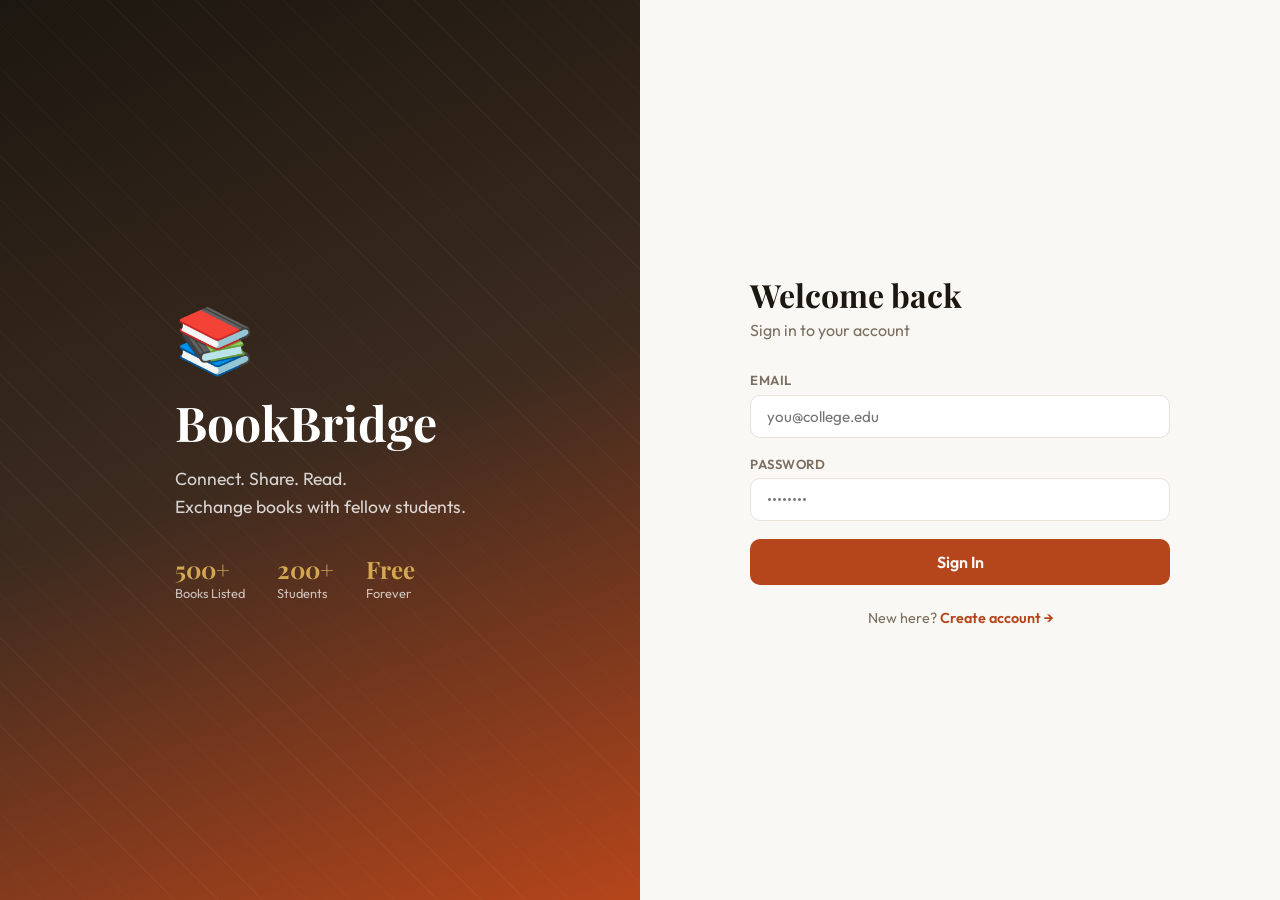
<file: frontend/index.html>
<!DOCTYPE html>
<html lang="en">
<head>
  <meta charset="UTF-8"/>
  <meta name="viewport" content="width=device-width, initial-scale=1.0"/>
  <title>BookBridge — Login</title>
  <link rel="stylesheet" href="css/style.css"/>
  <link href="https://fonts.googleapis.com/css2?family=Playfair+Display:wght@600;700&family=Outfit:wght@300;400;500;600&display=swap" rel="stylesheet"/>
</head>
<body class="auth-page">
  <div class="auth-split">
    <div class="auth-hero">
      <div class="hero-text">
        <div class="logo-big">📚</div>
        <h1>BookBridge</h1>
        <p>Connect. Share. Read.<br/>Exchange books with fellow students.</p>
        <div class="hero-stats">
          <div><strong>500+</strong><span>Books Listed</span></div>
          <div><strong>200+</strong><span>Students</span></div>
          <div><strong>Free</strong><span>Forever</span></div>
        </div>
      </div>
    </div>
    <div class="auth-form-side">
      <div class="auth-card">
        <h2>Welcome back</h2>
        <p class="sub">Sign in to your account</p>
        <div id="alert" class="alert hidden"></div>
        <form id="loginForm">
          <div class="form-group">
            <label>Email</label>
            <input type="email" id="email" placeholder="you@college.edu" required/>
          </div>
          <div class="form-group">
            <label>Password</label>
            <input type="password" id="password" placeholder="••••••••" required/>
          </div>
          <button type="submit" class="btn-primary" id="loginBtn">Sign In</button>
        </form>
        <p class="switch-link">New here? <a href="signup.html">Create account →</a></p>
      </div>
    </div>
  </div>
  <script src="js/auth.js"></script>
  <script>
    document.getElementById('loginForm').addEventListener('submit', async (e) => {
      e.preventDefault();
      const btn = document.getElementById('loginBtn');
      btn.textContent = 'Signing in...'; btn.disabled = true;
      try {
        const res = await fetch(`${API_BASE}/auth/login`, {
          method: 'POST', headers: { 'Content-Type': 'application/json' },
          body: JSON.stringify({
            email:    document.getElementById('email').value,
            password: document.getElementById('password').value
          })
        });
        const data = await res.json();
        if (!res.ok) throw new Error(data.message || 'Login failed');
        localStorage.setItem('token',    data.token);
        localStorage.setItem('userId',   data.userId);
        localStorage.setItem('userName', data.name);
        localStorage.setItem('userDept', data.department || '');
        window.location.href = 'browse.html';
      } catch (err) {
        showAlert(err.message, 'error');
        btn.textContent = 'Sign In'; btn.disabled = false;
      }
    });
  </script>
</body>
</html>
</file>
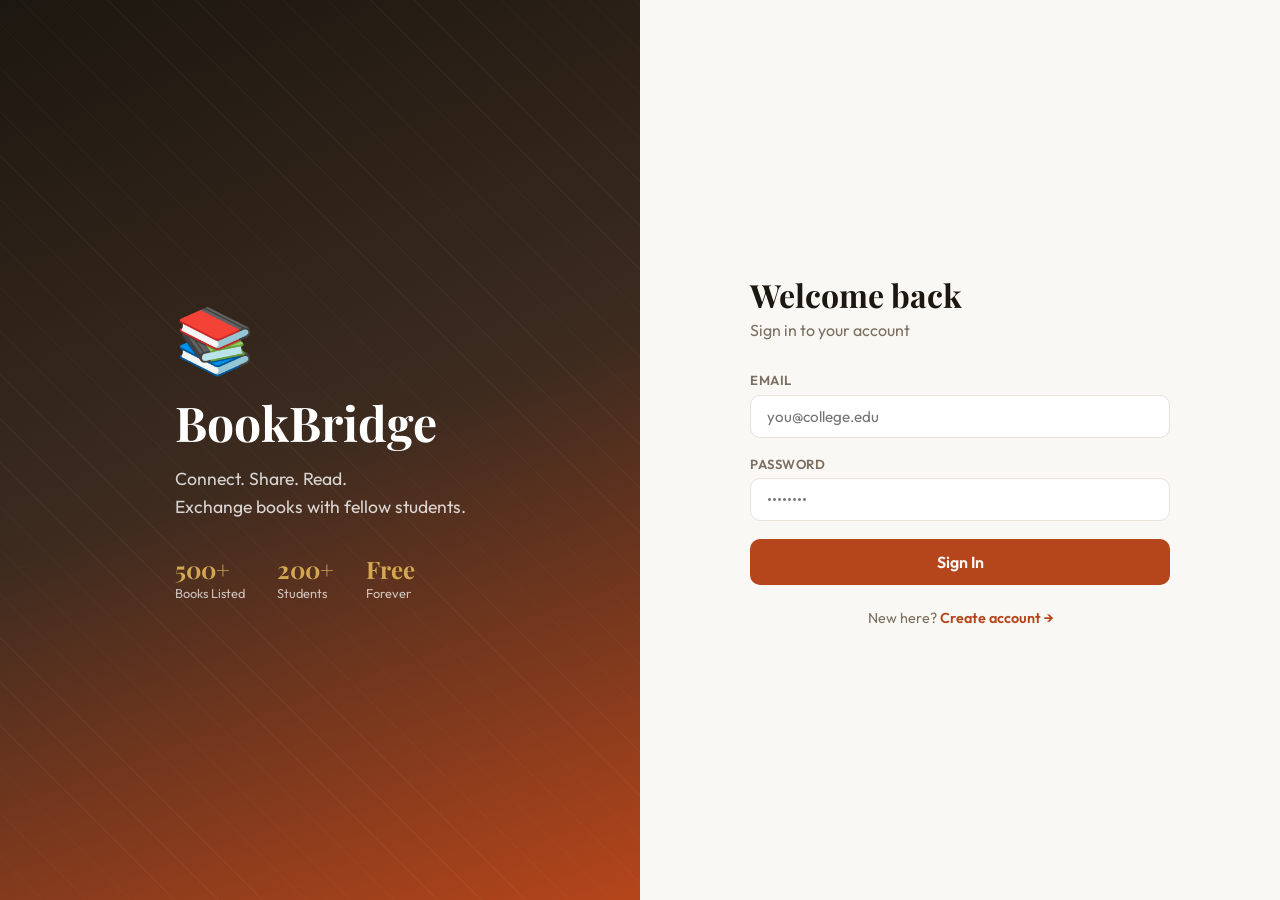
<file: frontend/browse.html>
<!DOCTYPE html>
<html lang="en">
<head>
  <meta charset="UTF-8"/>
  <meta name="viewport" content="width=device-width, initial-scale=1.0"/>
  <title>BookBridge — Browse Books</title>
  <link rel="stylesheet" href="css/style.css"/>
  <link href="https://fonts.googleapis.com/css2?family=Playfair+Display:wght@600;700&family=Outfit:wght@300;400;500;600&display=swap" rel="stylesheet"/>
</head>
<body>
  <nav class="navbar">
    <a class="nav-brand" href="browse.html">📚 BookBridge</a>
    <div class="nav-links">
      <a href="browse.html" class="active">Browse</a>
      <a href="my-books.html">My Books</a>
      <a href="my-requests.html">Requests</a>
      <span class="nav-user" id="navUser"></span>
      <button id="logoutBtn" class="btn-logout">Logout</button>
    </div>
  </nav>

  <main class="container">
    <div class="page-header">
      <h2>Browse Books</h2>
      <p>Find books listed by your fellow students</p>
    </div>

    <!-- Search Bar -->
    <div class="search-bar">
      <input type="text" id="searchInput" placeholder="Search by title, author, or subject..."/>
      <button onclick="doSearch()" class="btn-search">🔍 Search</button>
      <button onclick="loadBooks()" class="btn-clear">Clear</button>
    </div>

    <!-- Book Grid -->
    <div id="bookGrid" class="book-grid">
      <p class="loading">Loading books...</p>
    </div>
  </main>

  <!-- Request Modal -->
  <div id="modal" class="modal-overlay hidden">
    <div class="modal">
      <h3>Request Book</h3>
      <p id="modalBookTitle" class="modal-book-name"></p>
      <div class="form-group">
        <label>Message to owner (optional)</label>
        <textarea id="reqMessage" placeholder="Hi! I'd like to borrow this book for 2 weeks..." rows="3"></textarea>
      </div>
      <div class="modal-actions">
        <button class="btn-primary" onclick="submitRequest()">Send Request</button>
        <button class="btn-secondary" onclick="closeModal()">Cancel</button>
      </div>
    </div>
  </div>

  <script src="js/auth.js"></script>
  <script src="js/browse.js"></script>
</body>
</html>
</file>
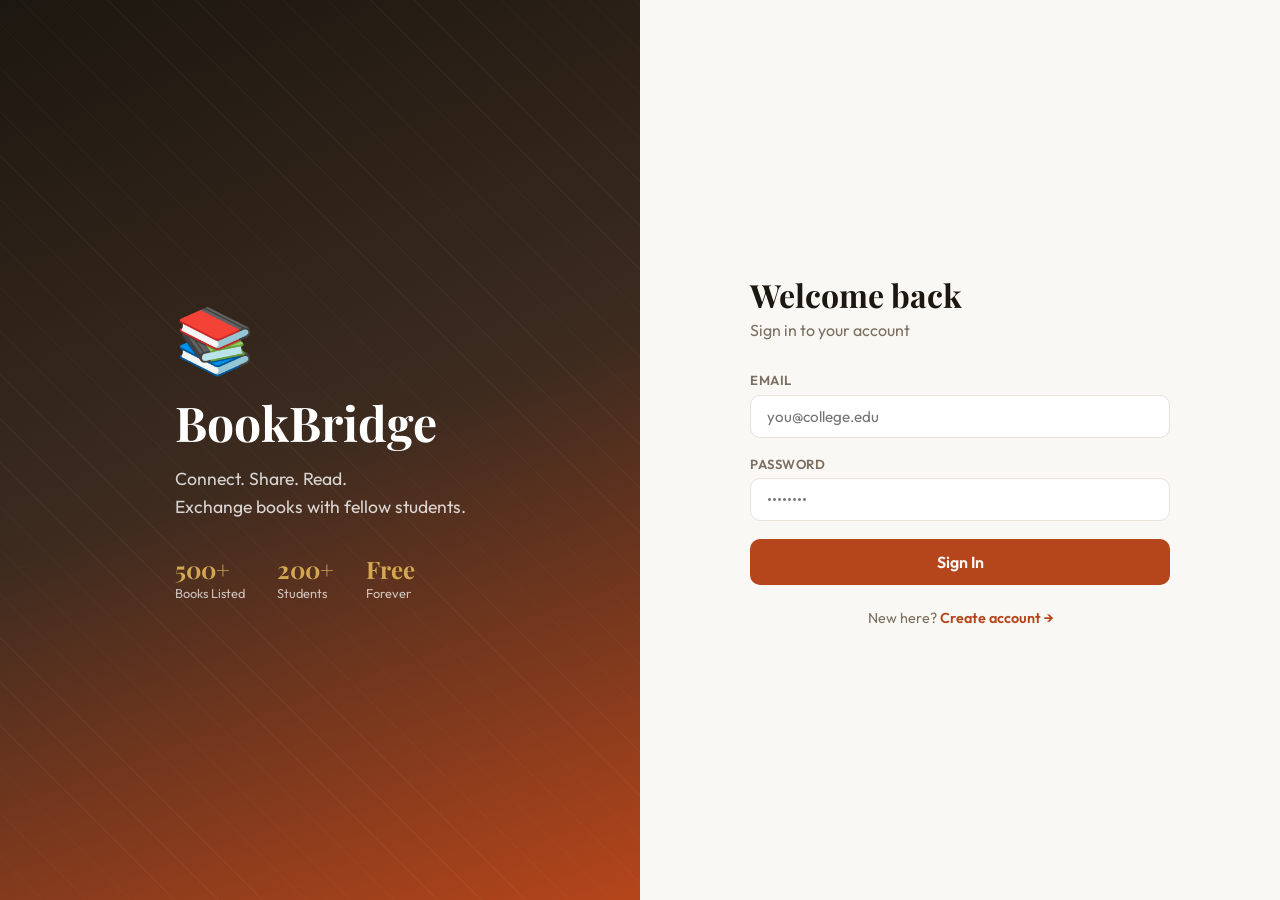
<file: frontend/my-books.html>
<!DOCTYPE html>
<html lang="en">
<head>
  <meta charset="UTF-8"/>
  <meta name="viewport" content="width=device-width, initial-scale=1.0"/>
  <title>BookBridge — My Books</title>
  <link rel="stylesheet" href="css/style.css"/>
  <link href="https://fonts.googleapis.com/css2?family=Playfair+Display:wght@600;700&family=Outfit:wght@300;400;500;600&display=swap" rel="stylesheet"/>
</head>
<body>
  <nav class="navbar">
    <a class="nav-brand" href="browse.html">📚 BookBridge</a>
    <div class="nav-links">
      <a href="browse.html">Browse</a>
      <a href="my-books.html" class="active">My Books</a>
      <a href="my-requests.html">Requests</a>
      <span class="nav-user" id="navUser"></span>
      <button id="logoutBtn" class="btn-logout">Logout</button>
    </div>
  </nav>

  <main class="container">
    <div class="page-header">
      <h2>My Books</h2>
      <p>Manage the books you've listed for exchange</p>
    </div>

    <!-- Add / Edit Book Form -->
    <div class="form-card">
      <h3 id="formTitle">List a New Book</h3>
      <div id="alert" class="alert hidden"></div>
      <form id="bookForm">
        <input type="hidden" id="bookId"/>
        <div class="form-row">
          <div class="form-group">
            <label>Book Title *</label>
            <input type="text" id="bTitle" placeholder="e.g., Operating System Concepts" required/>
          </div>
          <div class="form-group">
            <label>Author *</label>
            <input type="text" id="bAuthor" placeholder="e.g., Silberschatz" required/>
          </div>
        </div>
        <div class="form-row">
          <div class="form-group">
            <label>Subject</label>
            <input type="text" id="bSubject" placeholder="e.g., Operating Systems"/>
          </div>
          <div class="form-group">
            <label>Edition</label>
            <input type="text" id="bEdition" placeholder="e.g., 10th"/>
          </div>
        </div>
        <div class="form-row">
          <div class="form-group">
            <label>Condition</label>
            <select id="bCondition">
              <option value="NEW">New</option>
              <option value="GOOD" selected>Good</option>
              <option value="FAIR">Fair</option>
              <option value="WORN">Worn</option>
            </select>
          </div>
          <div class="form-group">
            <label>Description</label>
            <input type="text" id="bDesc" placeholder="Any notes about the book"/>
          </div>
        </div>
        <div class="form-actions">
          <button type="submit" class="btn-primary" id="bookSubmit">List Book</button>
          <button type="button" class="btn-secondary hidden" id="cancelEdit" onclick="resetForm()">Cancel</button>
        </div>
      </form>
    </div>

    <div id="myBookList" class="book-list">
      <p class="loading">Loading your books...</p>
    </div>
  </main>

  <script src="js/auth.js"></script>
  <script src="js/my-books.js"></script>
</body>
</html>
</file>
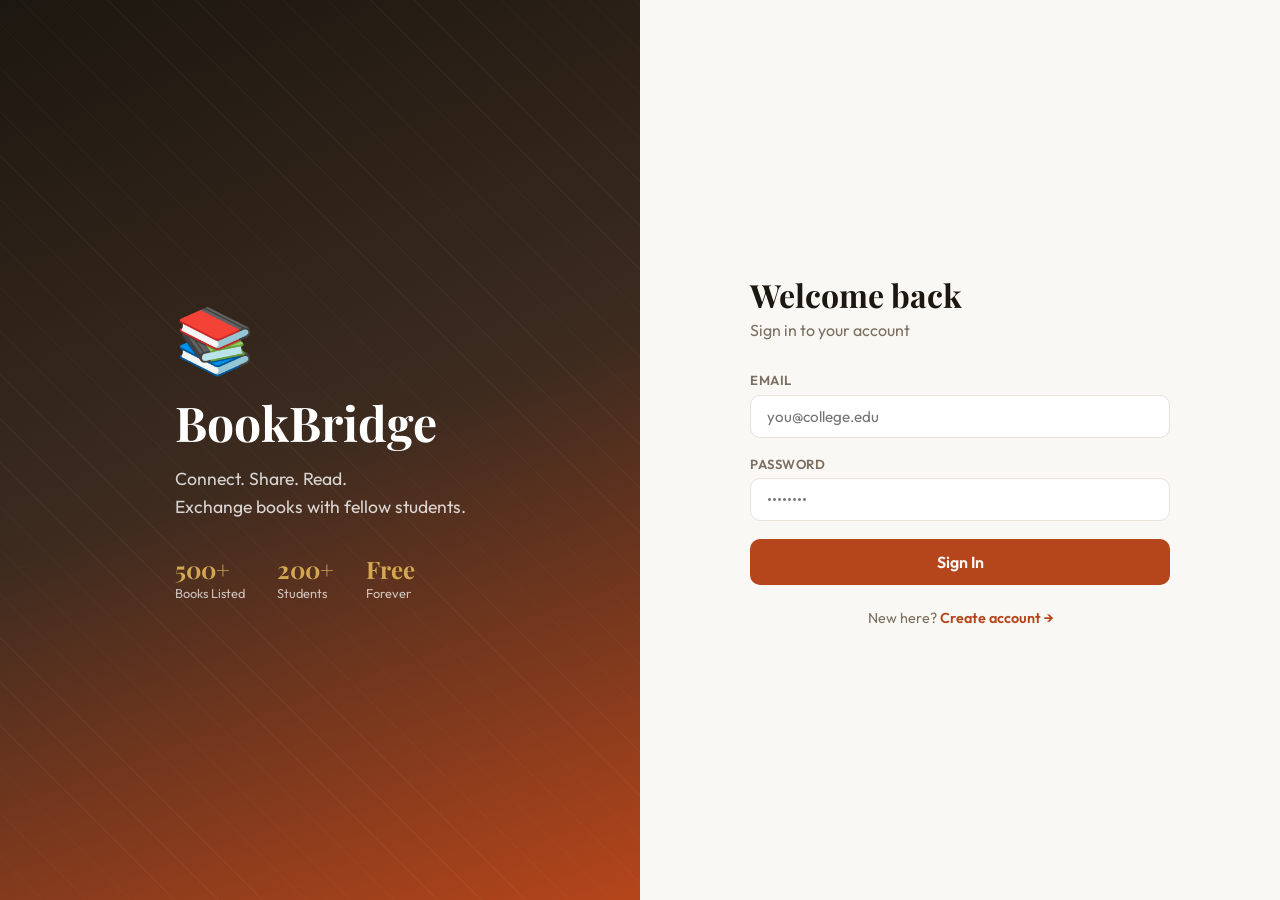
<file: frontend/my-requests.html>
<!DOCTYPE html>
<html lang="en">
<head>
  <meta charset="UTF-8"/>
  <meta name="viewport" content="width=device-width, initial-scale=1.0"/>
  <title>BookBridge — Requests</title>
  <link rel="stylesheet" href="css/style.css"/>
  <link href="https://fonts.googleapis.com/css2?family=Playfair+Display:wght@600;700&family=Outfit:wght@300;400;500;600&display=swap" rel="stylesheet"/>
</head>
<body>
  <nav class="navbar">
    <a class="nav-brand" href="browse.html">📚 BookBridge</a>
    <div class="nav-links">
      <a href="browse.html">Browse</a>
      <a href="my-books.html">My Books</a>
      <a href="my-requests.html" class="active">Requests</a>
      <span class="nav-user" id="navUser"></span>
      <button id="logoutBtn" class="btn-logout">Logout</button>
    </div>
  </nav>

  <main class="container">
    <div class="page-header">
      <h2>Requests</h2>
    </div>

    <div class="tabs">
      <button class="tab-btn active" data-tab="received">Received Requests</button>
      <button class="tab-btn" data-tab="sent">Requests I Sent</button>
    </div>

    <div id="tab-received" class="tab-content">
      <div id="receivedList"><p class="loading">Loading...</p></div>
    </div>
    <div id="tab-sent" class="tab-content hidden">
      <div id="sentList"><p class="loading">Loading...</p></div>
    </div>
  </main>

  <script src="js/auth.js"></script>
  <script src="js/my-requests.js"></script>
</body>
</html>
</file>
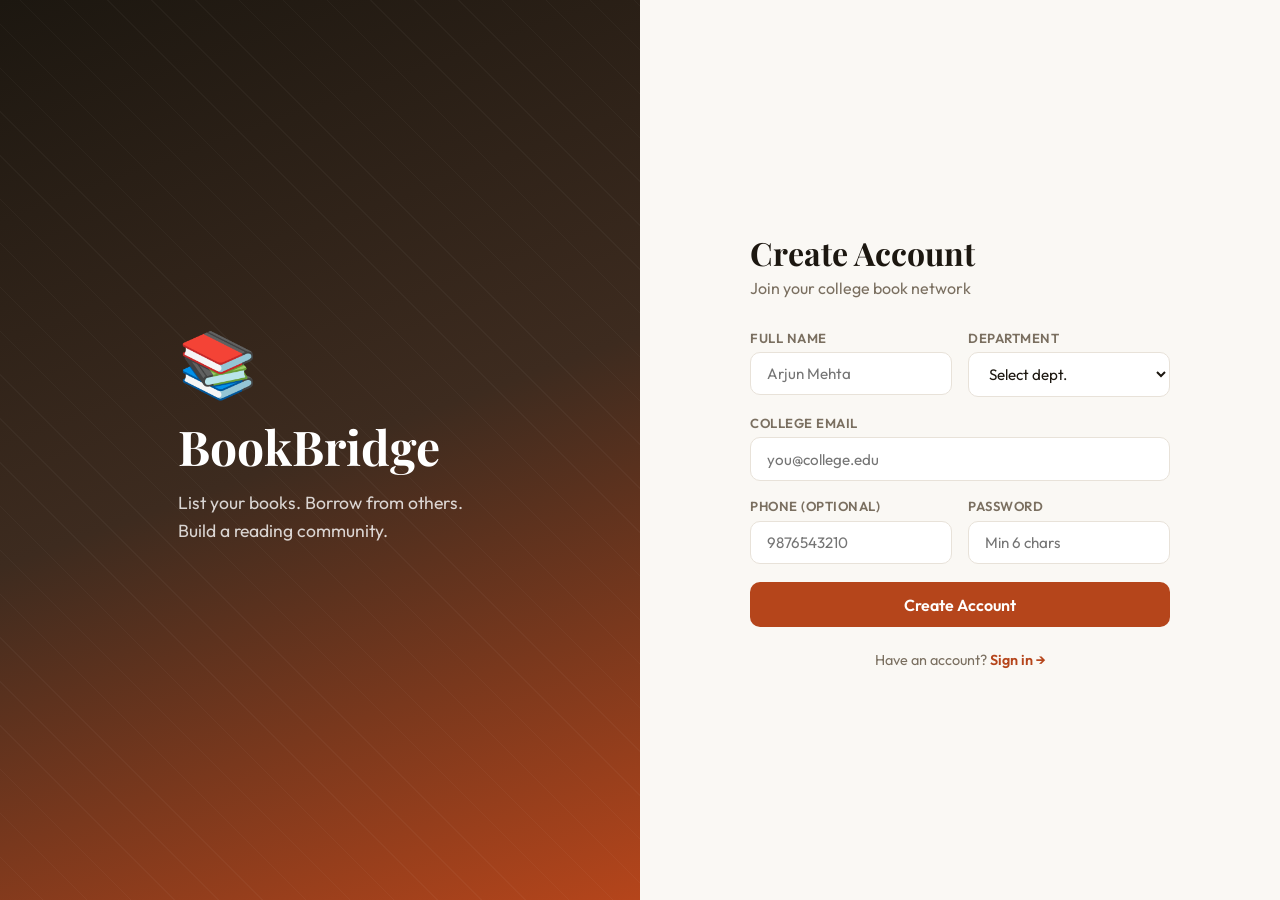
<file: frontend/signup.html>
<!DOCTYPE html>
<html lang="en">
<head>
  <meta charset="UTF-8"/>
  <meta name="viewport" content="width=device-width, initial-scale=1.0"/>
  <title>BookBridge — Sign Up</title>
  <link rel="stylesheet" href="css/style.css"/>
  <link href="https://fonts.googleapis.com/css2?family=Playfair+Display:wght@600;700&family=Outfit:wght@300;400;500;600&display=swap" rel="stylesheet"/>
</head>
<body class="auth-page">
  <div class="auth-split">
    <div class="auth-hero">
      <div class="hero-text">
        <div class="logo-big">📚</div>
        <h1>BookBridge</h1>
        <p>List your books. Borrow from others.<br/>Build a reading community.</p>
      </div>
    </div>
    <div class="auth-form-side">
      <div class="auth-card">
        <h2>Create Account</h2>
        <p class="sub">Join your college book network</p>
        <div id="alert" class="alert hidden"></div>
        <form id="signupForm">
          <div class="form-row">
            <div class="form-group">
              <label>Full Name</label>
              <input type="text" id="name" placeholder="Arjun Mehta" required/>
            </div>
            <div class="form-group">
              <label>Department</label>
              <select id="department">
                <option value="">Select dept.</option>
                <option>Computer Science</option>
                <option>Electronics</option>
                <option>Mechanical</option>
                <option>Civil</option>
                <option>Chemical</option>
                <option>Information Technology</option>
                <option>Other</option>
              </select>
            </div>
          </div>
          <div class="form-group">
            <label>College Email</label>
            <input type="email" id="email" placeholder="you@college.edu" required/>
          </div>
          <div class="form-row">
            <div class="form-group">
              <label>Phone (optional)</label>
              <input type="text" id="phone" placeholder="9876543210"/>
            </div>
            <div class="form-group">
              <label>Password</label>
              <input type="password" id="password" placeholder="Min 6 chars" required minlength="6"/>
            </div>
          </div>
          <button type="submit" class="btn-primary" id="signupBtn">Create Account</button>
        </form>
        <p class="switch-link">Have an account? <a href="index.html">Sign in →</a></p>
      </div>
    </div>
  </div>
  <script src="js/auth.js"></script>
  <script>
    document.getElementById('signupForm').addEventListener('submit', async (e) => {
      e.preventDefault();
      const btn = document.getElementById('signupBtn');
      btn.textContent = 'Creating...'; btn.disabled = true;
      try {
        const res = await fetch(`${API_BASE}/auth/signup`, {
          method: 'POST', headers: { 'Content-Type': 'application/json' },
          body: JSON.stringify({
            name:       document.getElementById('name').value,
            email:      document.getElementById('email').value,
            password:   document.getElementById('password').value,
            department: document.getElementById('department').value,
            phone:      document.getElementById('phone').value
          })
        });
        const data = await res.json();
        if (!res.ok) throw new Error(data.message || 'Signup failed');
        localStorage.setItem('token',    data.token);
        localStorage.setItem('userId',   data.userId);
        localStorage.setItem('userName', data.name);
        localStorage.setItem('userDept', data.department || '');
        window.location.href = 'browse.html';
      } catch (err) {
        showAlert(err.message, 'error');
        btn.textContent = 'Create Account'; btn.disabled = false;
      }
    });
  </script>
</body>
</html>
</file>
<file: frontend/css/style.css>
/* ============================================================
   BookBridge — Stylesheet
   Theme: Warm Academic | Fonts: Playfair Display + Outfit
   ============================================================ */

*, *::before, *::after { box-sizing: border-box; margin: 0; padding: 0; }

:root {
  --bg:          #faf8f4;
  --surface:     #ffffff;
  --border:      #e8e2d9;
  --text:        #1c1710;
  --muted:       #7a6f60;
  --primary:     #b5451b;
  --primary-h:   #9a3a16;
  --accent:      #d4a853;
  --green:       #2d7a3a;
  --red:         #c0392b;
  --amber:       #e67e22;
  --radius:      14px;
  --shadow:      0 2px 8px rgba(0,0,0,.06), 0 8px 24px rgba(0,0,0,.05);
  --font-display: 'Playfair Display', serif;
  --font-body:    'Outfit', sans-serif;
}

body {
  font-family: var(--font-body);
  background: var(--bg);
  color: var(--text);
  min-height: 100vh;
}

/* ---- AUTH SPLIT LAYOUT ---- */
.auth-page { min-height: 100vh; }

.auth-split {
  display: grid;
  grid-template-columns: 1fr 1fr;
  min-height: 100vh;
}

.auth-hero {
  background: linear-gradient(160deg, #1c1710 0%, #3d2b1f 50%, #b5451b 100%);
  display: flex;
  align-items: center;
  justify-content: center;
  padding: 3rem;
  position: relative;
  overflow: hidden;
}

.auth-hero::before {
  content: '';
  position: absolute; inset: 0;
  background-image: repeating-linear-gradient(
    45deg, transparent, transparent 30px,
    rgba(255,255,255,.03) 30px, rgba(255,255,255,.03) 31px
  );
}

.hero-text { position: relative; z-index: 1; color: white; }
.logo-big  { font-size: 4rem; margin-bottom: 1rem; }

.hero-text h1 {
  font-family: var(--font-display);
  font-size: 3rem;
  line-height: 1.1;
  margin-bottom: 1rem;
}

.hero-text p {
  font-size: 1.1rem;
  opacity: .8;
  line-height: 1.6;
  margin-bottom: 2rem;
}

.hero-stats {
  display: flex;
  gap: 2rem;
}

.hero-stats div {
  display: flex;
  flex-direction: column;
}

.hero-stats strong {
  font-size: 1.5rem;
  font-family: var(--font-display);
  color: var(--accent);
}

.hero-stats span { font-size: .8rem; opacity: .7; }

.auth-form-side {
  background: var(--bg);
  display: flex;
  align-items: center;
  justify-content: center;
  padding: 2rem;
}

.auth-card {
  width: 100%;
  max-width: 420px;
}

.auth-card h2 {
  font-family: var(--font-display);
  font-size: 2rem;
  margin-bottom: .25rem;
}

.auth-card .sub { color: var(--muted); margin-bottom: 2rem; }

/* ---- NAVBAR ---- */
.navbar {
  background: var(--surface);
  border-bottom: 1px solid var(--border);
  padding: .9rem 2rem;
  display: flex;
  align-items: center;
  justify-content: space-between;
  position: sticky; top: 0; z-index: 100;
}

.nav-brand {
  font-family: var(--font-display);
  font-size: 1.3rem;
  color: var(--primary);
  text-decoration: none;
  font-weight: 600;
}

.nav-links {
  display: flex;
  align-items: center;
  gap: 1.5rem;
}

.nav-links a {
  text-decoration: none;
  color: var(--muted);
  font-size: .9rem;
  font-weight: 500;
  transition: color .2s;
}

.nav-links a.active,
.nav-links a:hover { color: var(--primary); }

.nav-user {
  font-size: .85rem;
  color: var(--muted);
  background: var(--bg);
  padding: .3rem .8rem;
  border-radius: 20px;
  border: 1px solid var(--border);
}

.btn-logout {
  background: none;
  border: 1.5px solid var(--border);
  padding: .35rem .9rem;
  border-radius: 8px;
  font-family: var(--font-body);
  font-size: .85rem;
  cursor: pointer;
  color: var(--muted);
  transition: .2s;
}

.btn-logout:hover { border-color: var(--red); color: var(--red); }

/* ---- FORMS ---- */
.form-group { margin-bottom: 1.1rem; }
.form-group label {
  display: block;
  font-size: .82rem;
  font-weight: 600;
  color: var(--muted);
  text-transform: uppercase;
  letter-spacing: .04em;
  margin-bottom: .4rem;
}

.form-group input,
.form-group select,
.form-group textarea {
  width: 100%;
  padding: .7rem 1rem;
  border: 1.5px solid var(--border);
  border-radius: 10px;
  font-family: var(--font-body);
  font-size: .95rem;
  background: var(--surface);
  color: var(--text);
  transition: border-color .2s, box-shadow .2s;
}

.form-group input:focus,
.form-group select:focus,
.form-group textarea:focus {
  outline: none;
  border-color: var(--primary);
  box-shadow: 0 0 0 3px rgba(181,69,27,.1);
}

.form-row { display: grid; grid-template-columns: 1fr 1fr; gap: 1rem; }

/* ---- BUTTONS ---- */
.btn-primary {
  background: var(--primary);
  color: white;
  border: none;
  padding: .8rem 1.5rem;
  border-radius: 10px;
  font-family: var(--font-body);
  font-size: 1rem;
  font-weight: 600;
  cursor: pointer;
  width: 100%;
  transition: background .2s, transform .1s;
}

.btn-primary:hover  { background: var(--primary-h); }
.btn-primary:active { transform: scale(.98); }

.btn-secondary {
  background: transparent;
  color: var(--muted);
  border: 1.5px solid var(--border);
  padding: .8rem 1.5rem;
  border-radius: 10px;
  font-family: var(--font-body);
  font-size: 1rem;
  cursor: pointer;
  transition: .2s;
}

.btn-secondary:hover { color: var(--text); border-color: var(--text); }

.form-actions { display: flex; gap: 1rem; }
.form-actions .btn-primary,
.form-actions .btn-secondary { width: auto; flex: 1; }

/* ---- ALERTS ---- */
.alert { padding: .8rem 1rem; border-radius: 8px; font-size: .9rem; margin-bottom: 1rem; }
.alert.error   { background: #fdf2f2; color: var(--red);   border: 1px solid #f5c6c6; }
.alert.success { background: #f2fdf4; color: var(--green); border: 1px solid #b9e4bf; }
.hidden { display: none !important; }

.switch-link { text-align: center; margin-top: 1.5rem; font-size: .9rem; color: var(--muted); }
.switch-link a { color: var(--primary); font-weight: 600; text-decoration: none; }

/* ---- LAYOUT ---- */
.container { max-width: 960px; margin: 0 auto; padding: 2rem 1.5rem; }

.page-header { margin-bottom: 2rem; }
.page-header h2 { font-family: var(--font-display); font-size: 2rem; }
.page-header p  { color: var(--muted); margin-top: .3rem; }

/* ---- SEARCH ---- */
.search-bar {
  display: flex;
  gap: .75rem;
  margin-bottom: 1.75rem;
  background: var(--surface);
  padding: .75rem;
  border-radius: var(--radius);
  border: 1px solid var(--border);
  box-shadow: var(--shadow);
}

.search-bar input {
  flex: 1;
  border: none;
  outline: none;
  font-family: var(--font-body);
  font-size: .95rem;
  background: transparent;
  color: var(--text);
}

.btn-search, .btn-clear {
  border: none;
  padding: .5rem 1rem;
  border-radius: 8px;
  cursor: pointer;
  font-family: var(--font-body);
  font-weight: 500;
  font-size: .9rem;
  transition: .2s;
}

.btn-search { background: var(--primary); color: white; }
.btn-search:hover { background: var(--primary-h); }
.btn-clear  { background: var(--bg); color: var(--muted); border: 1px solid var(--border); }

/* ---- BOOK GRID ---- */
.book-grid {
  display: grid;
  grid-template-columns: repeat(auto-fill, minmax(240px, 1fr));
  gap: 1.25rem;
}

.book-card {
  background: var(--surface);
  border-radius: var(--radius);
  border: 1px solid var(--border);
  padding: 1.25rem;
  box-shadow: var(--shadow);
  transition: transform .2s, box-shadow .2s;
  display: flex;
  flex-direction: column;
}

.book-card:hover {
  transform: translateY(-4px);
  box-shadow: 0 8px 32px rgba(0,0,0,.1);
}

.book-spine {
  width: 48px; height: 64px;
  border-radius: 4px 8px 8px 4px;
  margin-bottom: 1rem;
  display: flex;
  align-items: center;
  justify-content: center;
  font-size: 1.5rem;
}

.book-card h4 {
  font-family: var(--font-display);
  font-size: 1rem;
  margin-bottom: .25rem;
  line-height: 1.3;
}

.book-card .book-author { font-size: .82rem; color: var(--muted); margin-bottom: .5rem; }

.book-meta { display: flex; gap: .5rem; flex-wrap: wrap; margin-bottom: 1rem; margin-top: auto; padding-top: .75rem; }

.tag {
  font-size: .72rem;
  font-weight: 600;
  padding: .2rem .55rem;
  border-radius: 20px;
  text-transform: uppercase;
  letter-spacing: .03em;
}

.tag.subject     { background: #fef3e2; color: #a0600a; }
.tag.edition     { background: #e8f4fd; color: #1a6b9a; }
.tag.condition   { background: #f0fdf4; color: #2d7a3a; }
.tag.status-available { background: #f0fdf4; color: #2d7a3a; }
.tag.status-requested { background: #fff8e6; color: var(--amber); }
.tag.status-lent      { background: #fdf2f2; color: var(--red); }

.book-owner { font-size: .8rem; color: var(--muted); margin-bottom: .75rem; }

.btn-request {
  margin-top: auto;
  background: var(--primary);
  color: white;
  border: none;
  padding: .6rem;
  border-radius: 8px;
  font-family: var(--font-body);
  font-weight: 600;
  font-size: .9rem;
  cursor: pointer;
  transition: background .2s;
}

.btn-request:hover    { background: var(--primary-h); }
.btn-request:disabled { background: var(--border); color: var(--muted); cursor: not-allowed; }

/* ---- MY BOOKS LIST ---- */
.form-card {
  background: var(--surface);
  border-radius: var(--radius);
  padding: 1.5rem;
  border: 1px solid var(--border);
  box-shadow: var(--shadow);
  margin-bottom: 2rem;
}

.form-card h3 { font-size: 1.1rem; font-weight: 600; margin-bottom: 1.25rem; }

.book-list { display: flex; flex-direction: column; gap: .75rem; }

.book-row {
  background: var(--surface);
  border: 1px solid var(--border);
  border-radius: var(--radius);
  padding: 1.1rem 1.25rem;
  display: flex;
  align-items: center;
  gap: 1.25rem;
  box-shadow: var(--shadow);
  transition: transform .15s;
}

.book-row:hover { transform: translateX(4px); }

.book-row-icon {
  width: 44px; height: 58px;
  border-radius: 4px 8px 8px 4px;
  display: flex; align-items: center; justify-content: center;
  font-size: 1.25rem;
  flex-shrink: 0;
}

.book-row-info { flex: 1; }
.book-row-info h4 { font-family: var(--font-display); font-size: 1rem; margin-bottom: .2rem; }
.book-row-info p  { font-size: .82rem; color: var(--muted); }

.book-row-actions { display: flex; gap: .5rem; }

.btn-icon {
  background: none;
  border: 1.5px solid var(--border);
  width: 34px; height: 34px;
  border-radius: 8px;
  cursor: pointer;
  font-size: .9rem;
  display: flex; align-items: center; justify-content: center;
  transition: .2s;
}

.btn-icon.edit:hover   { border-color: var(--primary); color: var(--primary); }
.btn-icon.delete:hover { border-color: var(--red); color: var(--red); }

/* ---- REQUESTS ---- */
.tabs { display: flex; gap: .5rem; margin-bottom: 1.5rem; }

.tab-btn {
  padding: .55rem 1.25rem;
  border: 1.5px solid var(--border);
  border-radius: 8px;
  background: transparent;
  font-family: var(--font-body);
  font-size: .9rem;
  font-weight: 500;
  cursor: pointer;
  color: var(--muted);
  transition: .2s;
}

.tab-btn.active { background: var(--primary); border-color: var(--primary); color: white; }

.request-card {
  background: var(--surface);
  border: 1px solid var(--border);
  border-radius: var(--radius);
  padding: 1.25rem;
  box-shadow: var(--shadow);
  margin-bottom: .75rem;
  display: flex;
  align-items: flex-start;
  gap: 1rem;
}

.request-card .book-title  { font-family: var(--font-display); font-size: 1rem; font-weight: 600; }
.request-card .req-meta    { font-size: .82rem; color: var(--muted); margin-top: .2rem; }
.request-card .req-message { font-size: .88rem; margin-top: .5rem; font-style: italic; color: var(--muted); }

.request-info { flex: 1; }

.status-badge {
  padding: .25rem .7rem;
  border-radius: 20px;
  font-size: .75rem;
  font-weight: 600;
  text-transform: uppercase;
  letter-spacing: .04em;
  flex-shrink: 0;
}

.status-badge.PENDING  { background: #fff8e6; color: var(--amber); }
.status-badge.ACCEPTED { background: #f0fdf4; color: var(--green); }
.status-badge.REJECTED { background: #fdf2f2; color: var(--red);   }
.status-badge.RETURNED { background: #e8f4fd; color: #1a6b9a;      }

.req-actions { display: flex; gap: .5rem; margin-top: .75rem; }

.btn-accept, .btn-reject, .btn-return {
  padding: .35rem .8rem;
  border-radius: 6px;
  border: none;
  font-family: var(--font-body);
  font-size: .82rem;
  font-weight: 600;
  cursor: pointer;
  transition: .2s;
}

.btn-accept { background: #f0fdf4; color: var(--green); border: 1px solid #b9e4bf; }
.btn-reject { background: #fdf2f2; color: var(--red);   border: 1px solid #f5c6c6; }
.btn-return { background: #e8f4fd; color: #1a6b9a;      border: 1px solid #b9d9ef; }

.btn-accept:hover { background: var(--green); color: white; }
.btn-reject:hover { background: var(--red);   color: white; }
.btn-return:hover { background: #1a6b9a;      color: white; }

/* ---- MODAL ---- */
.modal-overlay {
  position: fixed; inset: 0;
  background: rgba(0,0,0,.5);
  display: flex; align-items: center; justify-content: center;
  z-index: 1000;
  backdrop-filter: blur(4px);
}

.modal {
  background: var(--surface);
  border-radius: var(--radius);
  padding: 2rem;
  width: 100%;
  max-width: 440px;
  box-shadow: 0 20px 60px rgba(0,0,0,.3);
}

.modal h3 { font-family: var(--font-display); font-size: 1.5rem; margin-bottom: .5rem; }
.modal-book-name { color: var(--primary); font-weight: 600; margin-bottom: 1.25rem; }
.modal-actions { display: flex; gap: 1rem; margin-top: 1rem; }
.modal-actions .btn-primary { flex: 1; width: auto; }
.modal-actions .btn-secondary { flex: 1; }

/* ---- MISC ---- */
.loading    { text-align: center; padding: 3rem; color: var(--muted); }
.empty-state { text-align: center; padding: 3rem; color: var(--muted); font-size: .95rem; }

/* Book spine colors */
.spine-1  { background: linear-gradient(135deg, #c0392b, #e74c3c); }
.spine-2  { background: linear-gradient(135deg, #2980b9, #3498db); }
.spine-3  { background: linear-gradient(135deg, #27ae60, #2ecc71); }
.spine-4  { background: linear-gradient(135deg, #8e44ad, #9b59b6); }
.spine-5  { background: linear-gradient(135deg, #d35400, #e67e22); }
.spine-6  { background: linear-gradient(135deg, #16a085, #1abc9c); }
.spine-7  { background: linear-gradient(135deg, #2c3e50, #34495e); }
.spine-8  { background: linear-gradient(135deg, #c0392b, #8e44ad); }

@media (max-width: 768px) {
  .auth-split { grid-template-columns: 1fr; }
  .auth-hero  { display: none; }
  .book-grid  { grid-template-columns: repeat(auto-fill, minmax(160px, 1fr)); }
  .form-row   { grid-template-columns: 1fr; }
  .container  { padding: 1rem; }
  .navbar     { padding: .75rem 1rem; }
}
</file>
